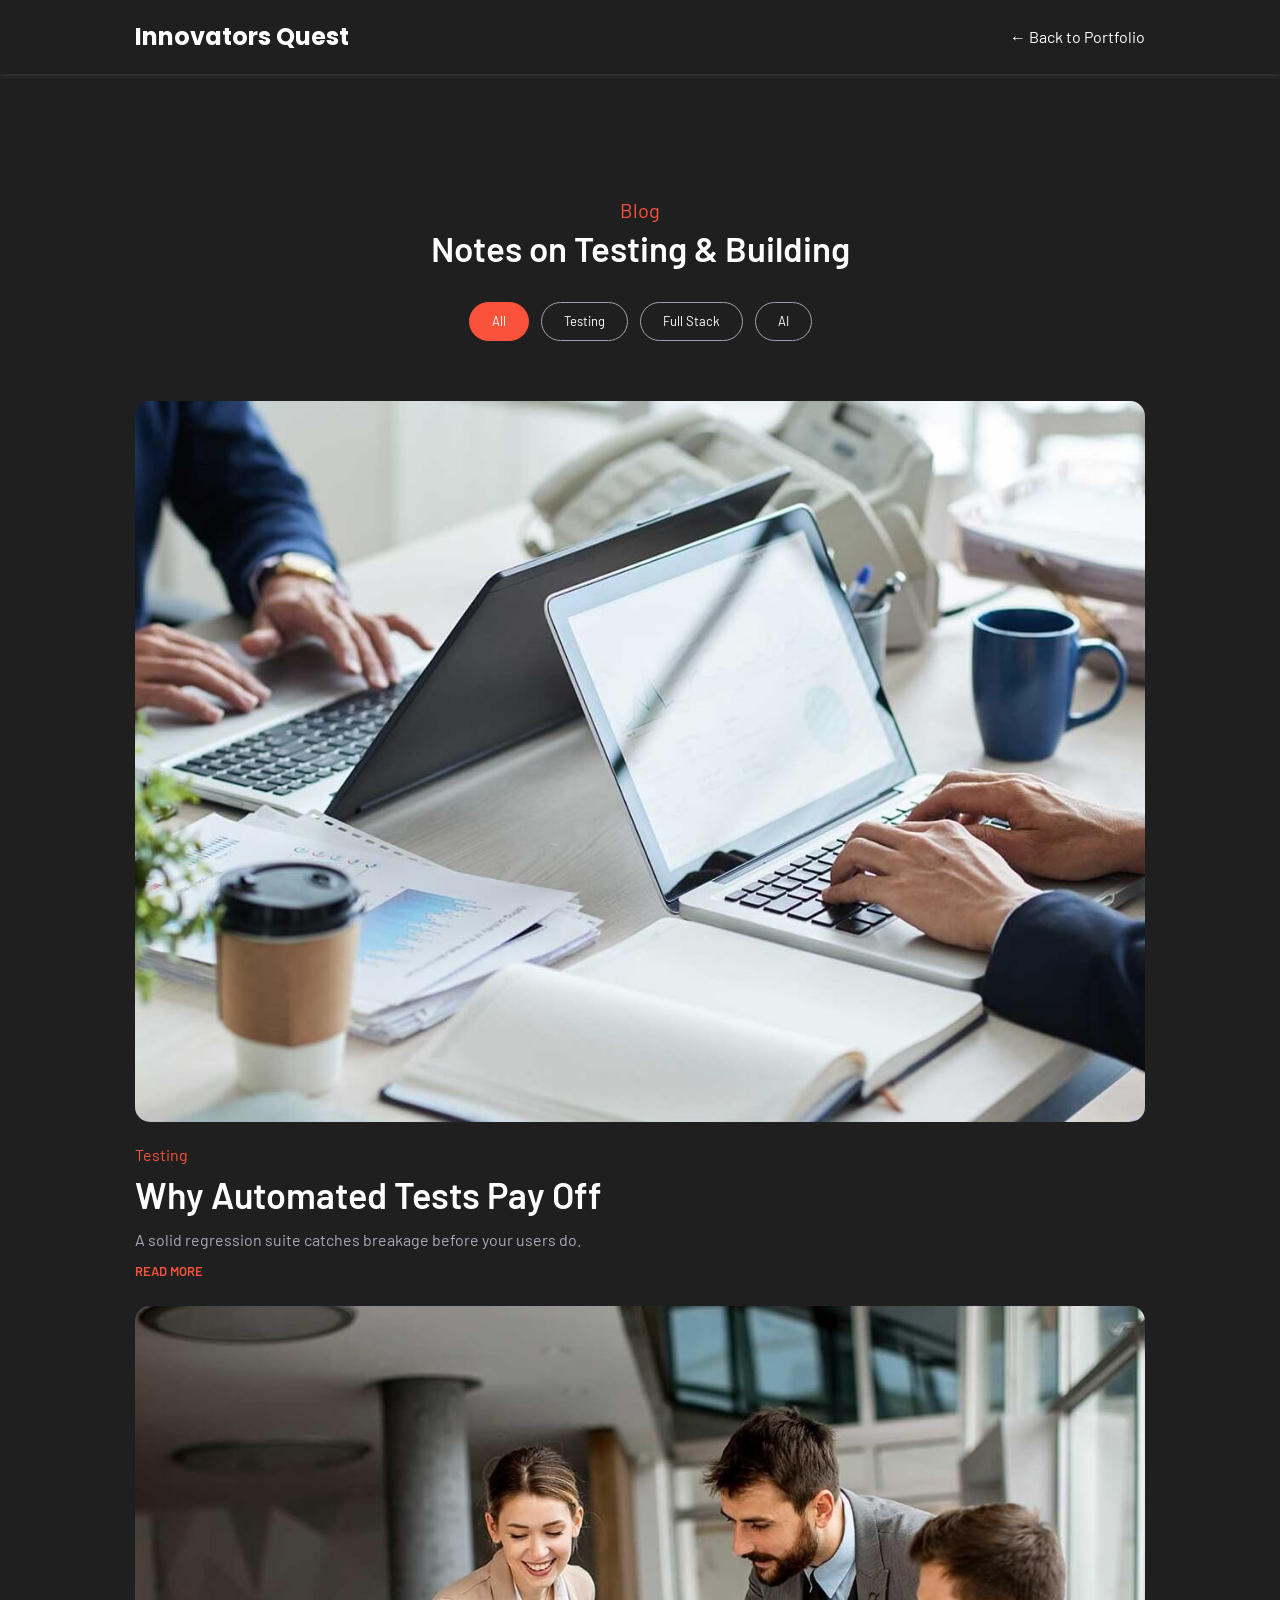
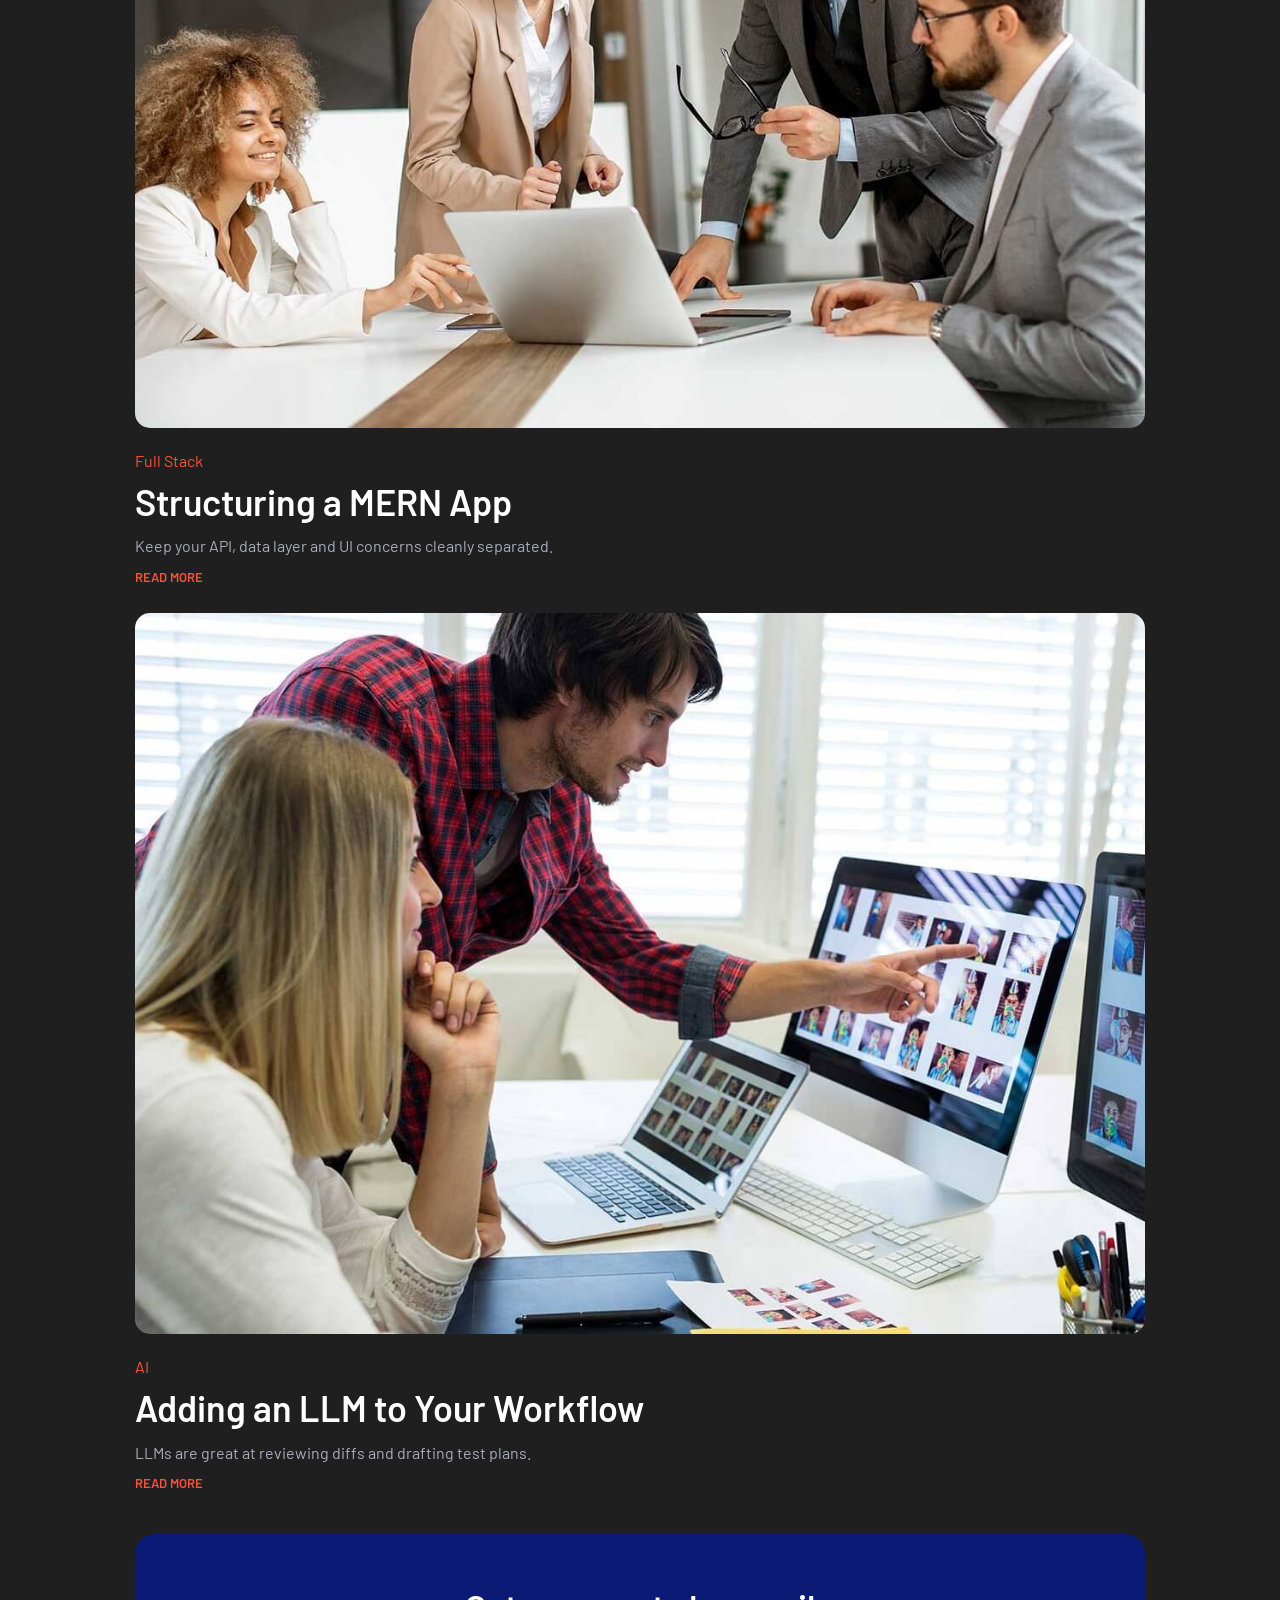
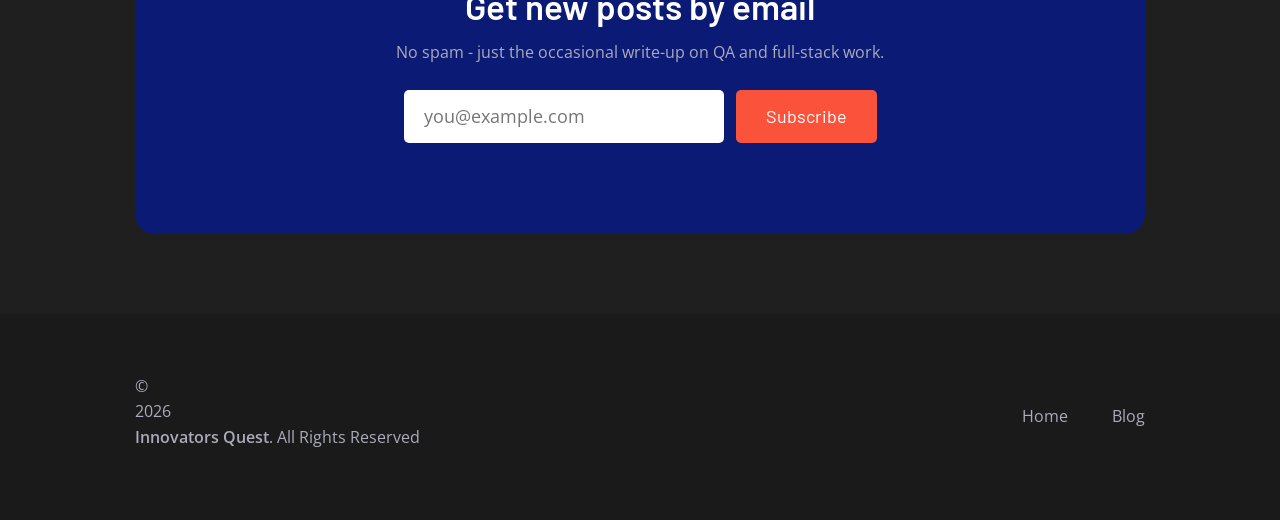
<file: blog.html>
<!DOCTYPE html>
<html lang="en">

<head>
  <meta charset="UTF-8">
  <meta http-equiv="X-UA-Compatible" content="IE=edge">
  <meta name="viewport" content="width=device-width, initial-scale=1.0">
  <title>Blog - Innovators Quest</title>

  <link rel="shortcut icon" href="./favicon.svg" type="image/svg+xml">
  <link rel="stylesheet" href="./style.css">

  <link rel="preconnect" href="https://fonts.googleapis.com">
  <link rel="preconnect" href="https://fonts.gstatic.com" crossorigin>
  <link
    href="https://fonts.googleapis.com/css2?family=Barlow:wght@600;700&family=Open+Sans:wght@400;500;700&family=Poppins:wght@400;600&display=swap"
    rel="stylesheet">
</head>

<body id="top">

  <header style="position: sticky; top: 0; z-index: 10; background-color: var(--space-cadet); box-shadow: var(--shadow); padding-block: 18px;">
    <div class="container" style="display: flex; justify-content: space-between; align-items: center;">
      <a href="./index.html"><h1 class="logo">Innovators Quest</h1></a>
      <a href="./index.html" class="back-link" data-back>&larr; Back to Portfolio</a>
    </div>
  </header>

  <main>
    <section class="section blog blog-page">
      <div class="container">

        <p class="section-subtitle">Blog</p>
        <h2 class="h2 section-title">Notes on Testing &amp; Building</h2>

        <div class="filter-bar">
          <button class="filter-btn active" data-filter="all">All</button>
          <button class="filter-btn" data-filter="testing">Testing</button>
          <button class="filter-btn" data-filter="fullstack">Full Stack</button>
          <button class="filter-btn" data-filter="ai">AI</button>
        </div>

        <ul class="blog-list">

          <li class="blog-card" data-category="testing">
            <div class="card-banner">
              <a href="#"><img src="./images/blog-1.jpg" width="1181" height="843" loading="lazy" alt="Automated testing" class="img-cover"></a>
            </div>
            <p class="card-tag">Testing</p>
            <h3 class="h3 card-title"><a href="#">Why Automated Tests Pay Off</a></h3>
            <p class="card-excerpt">A solid regression suite catches breakage before your users do.</p>
            <p class="card-more" hidden>With Playwright and pytest you can turn a flaky manual checklist into a fast, repeatable pipeline that runs on every commit.</p>
            <button class="btn-readmore" data-readmore>Read more</button>
          </li>

          <li class="blog-card" data-category="fullstack">
            <div class="card-banner">
              <a href="#"><img src="./images/blog-2x.jpg" width="1180" height="843" loading="lazy" alt="MERN stack" class="img-cover"></a>
            </div>
            <p class="card-tag">Full Stack</p>
            <h3 class="h3 card-title"><a href="#">Structuring a MERN App</a></h3>
            <p class="card-excerpt">Keep your API, data layer and UI concerns cleanly separated.</p>
            <p class="card-more" hidden>A predictable folder structure and thin controllers make a Node + Express + MongoDB backend far easier to test and extend.</p>
            <button class="btn-readmore" data-readmore>Read more</button>
          </li>

          <li class="blog-card" data-category="ai">
            <div class="card-banner">
              <a href="#"><img src="./images/blog-3.jpg" width="1180" height="843" loading="lazy" alt="LLM tooling" class="img-cover"></a>
            </div>
            <p class="card-tag">AI</p>
            <h3 class="h3 card-title"><a href="#">Adding an LLM to Your Workflow</a></h3>
            <p class="card-excerpt">LLMs are great at reviewing diffs and drafting test plans.</p>
            <p class="card-more" hidden>Feeding a pull request's diff to a model and asking for edge cases is a cheap way to catch bugs a human reviewer might skim past.</p>
            <button class="btn-readmore" data-readmore>Read more</button>
          </li>

        </ul>

        <section class="newsletter">
          <h2 class="h2">Get new posts by email</h2>
          <p>No spam - just the occasional write-up on QA and full-stack work.</p>
          <form class="newsletter-form" data-newsletter>
            <input type="email" class="newsletter-input" placeholder="you@example.com" aria-label="Email address">
            <button type="submit" class="newsletter-btn">Subscribe</button>
          </form>
          <p class="newsletter-msg" data-msg></p>
        </section>

      </div>
    </section>
  </main>

  <footer class="footer">
    <div class="container">
      <p class="copyright">
        &copy; <span data-year>2026</span> <a href="./index.html" class="copyright-link">Innovators Quest</a>. All Rights Reserved
      </p>
      <ul class="footer-list">
        <li><a href="./index.html" class="footer-link">Home</a></li>
        <li><a href="./blog.html" class="footer-link">Blog</a></li>
      </ul>
    </div>
  </footer>

  <script src="./blog.js"></script>

</body>

</html>
</file>
<file: style.css>
/* *\
  #style.css
\* */

:root {
  /**
   * colors
   */

  --cadet-blue-crayola: hsl(240, 10%, 70%);
  --gold-web-golden: hsl(50, 100%, 54%);
  --vivid-sky-blue: hsl(196, 84%, 63%);
  --midnight-blue: hsl(231, 83%, 25%);
  --minion-yellow: hsl(50, 100%, 64%);
  --independence: hsl(0, 0%, 10%);
  /* hsl(225, 24%, 27%) */
  --orange-soda: hsl(7, 96%, 61%);
  --space-cadet: hsl(0, 0%, 12%);
  --fiery-rose: hsl(353, 83%, 65%);
  --klein-blue: hsl(230, 80%, 39%);
  --bluetiful: hsl(222, 88%, 55%);
  --glaucous: hsl(230, 52%, 63%);
  --manatee: hsl(254, 7%, 65%);
  --rufous: hsl(2, 85%, 35%);
  --black: hsl(0, 0%, 0%);
  --white: hsl(0, 0%, 100%);

  /**
   * typography
   */

  --ff-open-sans: "Open Sans", sans-serif;
  --ff-barlow: "Barlow", sans-serif;
  --ff-poppins: "Poppins", sans-serif;

  --fs-1: 3.5rem;
  --fs-2: 3rem;
  --fs-3: 2.4rem;
  --fs-4: 2rem;
  --fs-5: 1.8rem;
  --fs-6: 1.3rem;

  --fw-600: 600;
  --fw-700: 700;

  /**
   * border radius
   */

  --radius-5: 5px;
  --radius-10: 10px;
  --radius-15: 15px;
  --radius-20: 20px;

  /**
   * spacing
   */

  --section-padding: 60px;

  /**
   * shadow
   */

  --shadow: 0 -5px 10px var(--manatee);

  /**
   * transition
   */

  --transition-1: 0.05s ease;
  --transition-2: 0.25s ease;
  --cubic-out: cubic-bezier(0.33, 0.85, 0.56, 1.02);
}

/* *\
  #RESET
\* */

*,
*::before,
*::after {
  margin: 0;
  padding: 0;
  box-sizing: border-box;
}

li {
  list-style: none;
}

a {
  text-decoration: none;
  color: inherit;
}

a,
img,
span,
input,
strong,
button,
textarea,
ion-icon {
  display: block;
}

img {
  height: auto;
}

ion-icon {
  pointer-events: none;
  color: var(--white);
}

button,
input,
textarea {
  background: none;
  border: none;
  font: inherit;
}

button {
  cursor: pointer;
}

input,
textarea {
  width: 100%;
}

address {
  font-style: normal;
}

html {
  font-size: 10px;
  font-family: var(--ff-open-sans);
  scroll-behavior: smooth;
}

body {
  background-color: var(--space-cadet);
  color: var(--cadet-blue-crayola);
  font-size: 1.6rem;
  line-height: 1.6;
  overflow-x: hidden;
}

:focus-visible {
  outline-offset: 4px;
}

::-webkit-scrollbar {
  width: 15px;
}

::-webkit-scrollbar-track {
  background-color: hsl(0, 0%, 95%);
}

::-webkit-scrollbar-thumb {
  background-color: hsl(0, 0%, 80%);
}

::-webkit-scrollbar-thumb:hover {
  background-color: hsl(0, 0%, 70%);
}

/* *\
  #REUSED STYLE
\* */

.container {
  padding-inline: 20px;
}

.btn {
  color: var(--white);
  font-family: var(--ff-barlow);
  font-size: var(--fs-5);
  font-weight: var(--fw-600);
  max-width: max-content;
  padding: var(--padding, 10px 40px);
  border-radius: 50px;
  transition: var(--transition-2);
}

.btn-primary.blue {
  bckground-color: var(--klein-blue);
}

.btn-primary.blue:is(:hover, :focus) {
  background-color: var(--orange-soda);
}

.img-cover {
  width: 100%;
  height: 100%;
  object-fit: cover;
}

.section {
  padding-block: var(--section-padding);
}

.rounded {
  border-radius: 0.5rem;
}
.section-heading {
  color: var#070606;
  text-align: center;
  margin-bottom: 1rem;
  line-height: 0.5;
}
.section-heading span {
  color: #3dcfd3;
}
.section-heading + p {
  color: #898989;
  font-family: "Lato", sans-serif;
  margin-bottom: 8rem;
  text-align: center;
}
section.services {
  background: #f2f2f2;
}
section.services .card-wrapper {
  display: gird;
  grid-template-columns: repeat(3, 1fr);
  grid-column-gap: 2rem;
  grid-row-gap: 6rem;
}
section.services .card-wrapper .card {
  background: white;
  padding: 3rem 2rem;
  position: relative;
  padding-top: 5rem;
  text-align: center;
  transition: all 0.3s ease;
  -webkit-transition: all 0.3s ease;
  -moz-transition: all 0.3s ease;
  -ms-transition: all 0.3s ease;
  -o-transition: all 0.3s ease;
}
section.services .card-wrapper .card img {
  position: absolute;
  top: -3.5rem;
  left: 50%;
  transform: translateX(-50%);
  -webkit-transform: translateX(-50%);
  -moz-transform: translateX(-50%);
  -ms-transform: translateX(-50%);
  -o-transform: translateX(-50%);
}
section.services .card-wrapper .card h2 {
  font-weight: 400;
  font-size: 1.2rem;
  margin-bottom: 0.5rem;
}
section.services .card-wrapper .card p {
  font-family: "Lato", sans-serif;
  color: var#898989;
  line-height: 1.6;
}

section.services .card-wrapper .card:hover {
  background: rgb(36, 36, 36);
}
section.services .card-wrapper .card:hover h2,
section.services .card-wrapper .card:hover p {
  color: white;
}
section.freelancer {
  text-align: center;
  background: linear-gradient(rgba(0, 0, 0, 0.7), rgba(0, 0, 0, 0.7)),
    url(../images/camera.png);
  color: white;
  clip-path: polygon(0 0, 100% 0, 100% 100%, 67% 80%, 0 100%);
  padding-bottom: 14rem;
}
section.freelancer h1 {
  font-size: 3rem;
  margin-bottom: 0.5rem;
}

.section-subtitle {
  color: var(--orange-soda);
  font-family: var(--ff-barlow);
  font-size: var(--fs-4);
  text-align: center;
}

.h2,
.h3 {
  color: var(--white);
  font-family: var(--ff-barlow);
  font-weight: var(--fw-600);
  line-height: 1.3;
}

.h2 {
  font-size: var(--fs-2);
}

.h3 {
  font-size: var(--fs-3);
}

.section-title,
.section-text {
  text-align: center;
}

/* *\
  #HEADER
\* */

.header {
  position: absolute;
  padding-block: 15px;
  width: 100%;
  background-color: var(--space-cadet);
  height: 65px;
  box-shadow: var(--shadow);
  overflow: hidden;
  transition: 0.25s var(--cubic-out);
  z-index: 4;
}

.header.nav-active {
  height: 335px;
  transition-duration: 0.35s;
}

.header > .container {
  display: flex;
  justify-content: space-between;
  align-items: center;
}

.logo {
  color: var(--white);
  font-family: var(--ff-poppins);
  font-size: 2.4rem;
}

.nav-toggle-btn {
  font-size: 3rem;
}

.nav-toggle-btn .close-icon,
.nav-toggle-btn.active .menu-icon {
  display: none;
}

.nav-toggle-btn.active .close-icon,
.nav-toggle-btn .menu-icon {
  display: block;
}

.navbar {
  position: absolute;
  top: 65px;
  left: 0;
  width: 100%;
  padding-inline: 20px;
  visibility: hidden;
  opacity: 0;
  transition: var(--transition-2);
}

.header.nav-active .navbar {
  visibility: visible;
  opacity: 1;
}

.navbar-link {
  color: var(--white);
  font-family: var(--ff-barlow);
  padding-block: 3px;
  transition: var(--transition-1);
}

.navbar-link:is(:hover, :focus) {
  color: var(--orange-soda);
}

.navbar .btn {
  background-color: var(--orange-soda);
  margin-block-start: 15px;
}

/* *\
  #HERO
\* */

.elem,
.rotate-img {
  display: none;
}

.hero {
  background-image: url("./images/hero-bg.jpg");
  background-repeat: no-repeat;
  background-size: cover;
  background-position: center;
  padding-block: 100px var(--section-padding);
  min-height: 100vh;
  display: grid;
  place-items: center;
}

.hero-banner {
  width: 150px;
  height: 172px;
  background-color: var(--independence);
  border-radius: var(--radius-10);
  margin-inline: auto;
  margin-block-end: 30px;
}

.hero-banner img {
  border-radius: inherit;
}

.hero-content {
  text-align: center;
  color: var(--white);
}

.hero-title {
  font-family: var(--ff-barlow);
  font-size: var(--fs-5);
  font-weight: var(--fw-600);
  line-height: 1.3;
  margin-block-end: 14px;
}

.hero-title strong {
  font-size: var(--fs-1);
  font-weight: inherit;
  margin-block-end: 8px;
}

.hero-text {
  margin-block-end: 25px;
}

.btn-group {
  display: flex;
  flex-wrap: wrap;
  justify-content: center;
  align-items: center;
  gap: 10px;
}

/* *\
  #ABOUT
\* */

.abs-img,
.abs-icon {
  display: none;
}

.about {
  padding-block-start: 120px;
}

.about-banner {
  background-color: var(--independence);
  border-radius: var(--radius-10);
  margin-block-end: 30px;
}

.about-banner > .img-cover {
  border-radius: inherit;
}

.about :is(.section-title, .section-subtitle, .section-text) {
  text-align: left;
}

.about :is(.section-title, .section-text) {
  margin-block-end: 30px;
}

/* *\
  #PORTFOLIO
\* */

.portfolio .section-title {
  margin-block-end: 18px;
}

.portfolio .section-text {
  margin-block-end: 80px;
}

.portfolio-list {
  display: grid;
  gap: 60px;
}

.portfolio-card {
  background-color: var(--independence);
  background-repeat: no-repeat;
  background-size: cover;
  background-position: center;
  padding: 80px 20px;
  border-radius: var(--radius-20);
  font-family: var(--ff-barlow);
  color: var(--white);
  font-weight: var(--fw-600);
  transition: var(--transition-2);
}

.portfolio-list > li:nth-child(even) .card-content {
  margin-inline-start: auto;
}

.portfolio-card .card-subtitle {
  color: var(--orange-soda);
  margin-block-end: 5px;
}

.portfolio-card .card-title {
  max-width: 20ch;
  margin-block-end: 20px;
}

.portfolio-card .btn-link {
  display: flex;
  align-items: center;
  gap: 5px;
  font-size: var(--fs-6);
  text-transform: uppercase;
}

.portfolio-card .btn-link ion-icon {
  color: var(--orange-soda);
  font-size: 1.6rem;
}

/* *\
  #SKILLS
\* */

.skills .section-title {
  margin-block-end: 20px;
}

.skills .section-text {
  margin-block-end: 70px;
}

.skills-list {
  display: grid;
  gap: 25px;
}

.skills-item .wrapper {
  display: flex;
  justify-content: space-between;
  align-items: center;
  margin-block-end: 10px;
}

.skills-title,
.skills-data {
  color: var(--white);
  font-size: var(--fs-5);
  font-family: var(--ff-barlow);
  font-weight: var(--fw-600);
}

.skills-progress-box {
  background-color: var(--white);
  height: 8px;
  border-radius: var(--radius-10);
}

.skills-progress {
  background-color: var(--orange-soda);
  height: 100%;
  border-radius: inherit;
}

/* *\
  #CONTACT
\* */

.contact-card {
  background-color: var(--midnight-blue);
  padding: 50px 25px;
  border-radius: var(--radius-20);
}

.contact-card .card-subtitle {
  color: var(--orange-soda);
  font-family: var(--ff-barlow);
  font-size: var(--fs-4);
  font-weight: var(--fw-600);
}

.contact .section-title {
  text-align: left;
  margin-block-end: 30px;
}

.contact-form {
  margin-block-end: 50px;
}

.contact-input {
  background-color: var(--white);
  color: var(--manatee);
  border-radius: var(--radius-5);
  padding: 15px 25px;
  font-size: var(--fs-5);
  margin-block-end: 15px;
}

.contact-input::placeholder {
  color: inherit;
}

textarea.contact-input {
  resize: vertical;
  min-height: 100px;
  height: 180px;
  max-height: 300px;
}

.btn-submit {
  background-color: var(--orange-soda);
  color: var(--white);
  font-family: var(--ff-barlow);
  font-size: var(--fs-5);
  width: 100%;
  padding: 10px;
  border-radius: var(--radius-5);
  transition: var(--transition-2);
}

.btn-submit:is(:hover, :focus) {
  background-color: var(--white);
  color: var(--black);
}

.contact-item {
  display: flex;
  align-items: center;
  gap: 15px;
}

.contact-item:not(:last-child) {
  margin-block-end: 20px;
}

.contact-icon {
  background-color: var(--glaucous);
  font-size: 2.4rem;
  padding: 20px;
  border-radius: 50%;
}

.contact-item-title {
  color: var(--white);
  font-family: var(--ff-barlow);
  font-size: var(--fs-4);
  font-weight: var(--fw-600);
}

.contact-item-link {
  transition: var(--transition-1);
}

.contact-item-link:not(address):is(:hover, :focus) {
  color: var(--white);
}

/* *\
  #BLOG
\* */

.blog {
  padding-block-end: 120px;
}

.blog .section-title {
  margin-block-end: 20px;
}

.blog .section-text {
  margin-block-end: 80px;
}

.blog-list {
  display: grid;
  gap: 40px;
}

.blog-card {
  font-family: var(--ff-barlow);
}

.blog-card .card-banner {
  background-color: var(--independence);
  border-radius: var(--radius-15);
  overflow: hidden;
  margin-block-end: 20px;
}

.blog-card .card-banner img {
  transition: var(--transition-2);
}

.blog-card .card-banner a:is(:hover, :focus) img {
  transform: scale(1.1);
}

.blog-card .card-banner:focus-within {
  outline: 2px solid var(--white);
  outline-offset: 4px;
}

.blog-card .card-tag {
  color: var(--orange-soda);
  margin-block-end: 5px;
}

.blog-card .card-title {
  color: var(--white);
  font-weight: var(--fw-600);
  line-height: 1.3;
}

.blog-card .card-title a {
  transition: var(--transition-2);
}

.blog-card .card-title a:is(:hover, :focus) {
  color: var(--orange-soda);
}

/* *\
  #FOOTER
\* */

.footer {
  background-color: var(--independence);
  padding-block: 60px;
}

.copyright {
  max-width: max-content;
  margin-inline: auto;
  margin-block-end: 10px;
}

.copyright-link {
  display: inline-block;
  transition: var(--transition-2);
  font-weight: var(--fw-600);
}

.copyright-link:is(:hover, :focus) {
  color: var(--white);
}

.footer-list {
  max-width: max-content;
  margin-inline: auto;
}

.footer-list * {
  display: inline-block;
}

.footer-list > li:not(:last-child) {
  margin-inline-end: 40px;
}

.footer-link {
  transition: var(--transition-2);
}

.footer-link:is(:hover, :focus) {
  color: var(--white);
}

/* *\
  #BACK TO TOP
\* */

.back-to-top {
  color: var(--white);
  font-size: 1.3rem;
  position: fixed;
  bottom: 160px;
  right: -30px;
  transform: rotate(0.25turn);
  opacity: 0;
  visibility: hidden;
  transition: var(--transition-2);
  z-index: 1;
}

.back-to-top.active {
  right: -5px;
  opacity: 1;
  visibility: visible;
}

.back-to-top::after {
  content: "";
  position: absolute;
  top: 10px;
  left: calc(100% + 7px);
  width: 100px;
  height: 1px;
  background-color: var(--white);
}

/* *\
  #MEDIA QUERIES
\* */

/**
 * responsive for larger than 600px screen
 */

@media (min-width: 600px) {
  /**
   * PORTFOLIO
   */

  .portfolio-list li:nth-child(even) .card-content {
    margin-inline-start: 50%;
  }
}

/**
 * responsive for larger than 768px screen
 */

@media (min-width: 768px) {
  /**
   * PORTFOLIO
   */

  .portfolio-card {
    background-size: 100%;
    padding-inline: 80px;
  }

  .portfolio-card:is(:hover, :focus) {
    background-size: 130%;
  }

  /**
   * SKILLS, BLOG
   */

  .skills-list,
  .blog-list {
    grid-template-columns: 1fr 1fr;
    column-gap: 50px;
  }
}

/**
 * responsive for larger than 992px screen
 */

@media (min-width: 992px) {
  /**
   * CUSTOM PROPERTY
   */

  :root {
    /**
     * typography
     */

    --fs-1: 6.4rem;
    --fs-2: 3.5rem;
    --fs-3: 3.6rem;

    /**
     * spacing
     */

    --section-padding: 80px;

    /**
     * colors
     */

    --klein-blue: hsl(230, 80% 39%);
  }

  /**
   * REUSED STYLE
   */

  .container {
    max-width: 1050px;
    margin-inline: auto;
  }

  /**
   * HEADER
   */

  .nav-toggle-btn {
    display: none;
  }

  .header,
  .header.nav-active {
    background-color: transparent;
    box-shadow: none;
    height: unset;
    padding-block: 30px;
  }

  .header.active {
    background-color: var(--space-cadet);
    box-shadow: var(--shadow);
    padding-block: 20px;
  }

  .navbar {
    all: unset;
  }

  .navbar-list {
    display: flex;
    align-items: center;
    gap: 30px;
  }

  .navbar .btn {
    margin-block-start: 0;
    --padding: 7px 30px;
  }

  /**
   * HERO
   */

  .hero .container {
    display: grid;
    grid-template-columns: 1fr 1fr;
    align-items: center;
  }

  .hero-content {
    text-align: left;
  }

  .btn-group {
    justify-content: flex-start;
  }

  .hero-title span {
    font-size: 3rem;
  }

  .hero-title {
    --fs-5: 2.2rem;
    margin-block-end: 25px;
  }

  .hero-text {
    margin-block-end: 25px;
    font-size: var(--fs-5);
  }

  .hero-banner {
    position: relative;
    margin-block-end: 0;
    order: 1;
    width: 340px;
    height: 390px;
    margin-inline: 0;
    margin-inline-start: auto;
  }

  .elem {
    position: absolute;
    display: flex;
    align-items: center;
    gap: 10px;
    background-color: var(--white);
    border-radius: var(--radius-10);
    padding: 20px;
  }

  .elem-1 {
    top: 20px;
    left: -130px;
  }

  .elem-1 .elem-title {
    color: var(--vivid-sky-blue);
  }

  .elem-2 {
    bottom: 30px;
    right: -80px;
  }

  .elem-2 .elem-title {
    color: var(--fiery-rose);
  }

  .elem-title {
    font-size: 4.5rem;
    line-height: 1.1;
  }

  .elem-text {
    max-width: 10ch;
    color: var(--black);
    font-weight: var(--fw-700);
    line-height: 1.1;
  }

  .elem-3 {
    top: -40px;
    right: -30px;
  }

  .elem-3 ion-icon {
    color: var(--minion-yellow);
    font-size: 6rem;
  }

  .rotate-img {
    display: block;
    position: absolute;
    bottom: -60px;
    left: -60px;
    width: 120px;
    animation: rotate-360 15s linear infinite reverse;
  }

  @keyframes rotate360 {
    0% {
      transform: rotate(0);
    }
    100% {
      transform: rotate(1turn);
    }
  }

  /**
   * ABOUT
   */

  .about {
    padding-block: 180px;
  }

  .about .container {
    display: grid;
    grid-template-columns: 1fr 1fr;
    align-items: center;
    gap: 80px;
  }

  .about-banner {
    position: relative;
    margin-block-end: 0;
  }

  .abs-img,
  .abs-icon {
    display: block;
    position: absolute;
  }

  .abs-img {
    width: 250px;
    height: 250px;
    object-fit: cover;
    border-radius: inherit;
    bottom: -150px;
    left: -100px;
  }

  .abs-icon {
    font-size: 5rem;
    padding: 20px;
    border-radius: inherit;
  }

  .abs-icon-1 {
    top: 50px;
    left: -120px;
    background-color: var(--bluetiful);
  }

  .abs-icon-2 {
    top: 5px;
    right: -30px;
    background-color: var(--gold-web-golden);
  }

  .abs-icon-3 {
    bottom: -40px;
    left: 250px;
    background-color: var(--rufous);
  }
  .abs-icon-4 {
    top: 200px;
    right: -50px;
    background-color: rgb(89, 172, 255);
  }

  /**
   * PORTFOLIO
   */

  .portfolio-card .card-subtitle {
    font-size: var(--fs-5);
  }

  .portfolio-card .btn-link {
    --fs-6: 1.6rem;
  }

  /**
   * SKILLS
   */

  .skills-list {
    column-gap: 100px;
  }

  /**
   * CONTACT
   */

  .contact-card {
    padding: 100px;
  }

  .contact .wrapper {
    display: grid;
    grid-template-columns: 1fr 1fr;
    gap: 80px;
  }

  .contact-form {
    margin-block-end: 0;
  }

  .contact-item {
    gap: 25px;
  }

  .contact-icon {
    padding: 30px;
  }

  /**
   * BLOG
   */

  .blog {
    padding-block-end: 180px;
  }

  .blog-list {
    grid-template-columns: repeat(1, 1fr);
    gap: 25px;
  }

  /**
   * FOOTER
   */

  .footer .container {
    display: flex;
    justify-content: space-between;
    align-items: center;
  }

  .copyright,
  .footer-list {
    margin-inline: 0;
  }

  .hover-div1 {
    animation: hoverAnimation1 1.5s infinite alternate;
  }

  @keyframes hoverAnimation1 {
    0% {
      transform: translateY(-10);
    }
    100% {
      transform: translateY(
        10px
      ); /* Change this value to adjust the hover height */
    }
  }

  .hover-div2 {
    animation: hoverAnimation1 1s infinite alternate;
  }

  @keyframes hoverAnimation2 {
    0% {
      transform: translateY(0);
    }
    100% {
      transform: translateY(
        15px
      ); /* Change this value to adjust the hover height */
    }
  }

  .hover-div3 {
    animation: hoverAnimation3 1.2s infinite alternate;
  }

  @keyframes hoverAnimation3 {
    0% {
      transform: translateY(0);
    }
    100% {
      transform: translateY(
        -10px
      ); /* Change this value to adjust the hover height */
    }
  }
}


/*-----------------------------------*\
  #BLOG PAGE EXTRAS
\*-----------------------------------*/

.back-link {
  color: var(--white);
  font-family: var(--ff-barlow);
  transition: var(--transition-2);
}

.back-link:is(:hover, :focus) {
  color: var(--orange-soda);
}

.blog-page {
  padding-block: 120px 80px;
}

.filter-bar {
  display: flex;
  flex-wrap: wrap;
  justify-content: center;
  gap: 12px;
  margin-block: 30px 60px;
}

.filter-btn {
  color: var(--white);
  font-family: var(--ff-barlow);
  font-size: var(--fs-6);
  border: 1px solid var(--manatee);
  padding: 8px 22px;
  border-radius: 50px;
  transition: var(--transition-2);
}

.filter-btn:is(:hover, :focus) {
  border-color: var(--orange-soda);
  color: var(--orange-soda);
}

.filter-btn.active {
  background-color: var(--orange-soda);
  border-color: var(--orange-soda);
  color: var(--white);
}

.card-excerpt,
.card-more {
  color: var(--cadet-blue-crayola);
  margin-block: 8px;
}

.btn-readmore {
  color: var(--orange-soda);
  font-family: var(--ff-barlow);
  font-weight: var(--fw-600);
  text-transform: uppercase;
  font-size: var(--fs-6);
  margin-block-start: 6px;
}

.btn-readmore:is(:hover, :focus) {
  color: var(--white);
}

.newsletter {
  background-color: var(--midnight-blue);
  border-radius: var(--radius-20);
  padding: 50px 25px;
  text-align: center;
  margin-block-start: 40px;
}

.newsletter .h2 {
  margin-block-end: 10px;
}

.newsletter-form {
  display: flex;
  flex-wrap: wrap;
  justify-content: center;
  gap: 12px;
  margin-block-start: 25px;
}

.newsletter-input {
  max-width: 320px;
  background-color: var(--white);
  color: var(--manatee);
  border-radius: var(--radius-5);
  padding: 12px 20px;
  font-size: var(--fs-5);
}

.newsletter-btn {
  background-color: var(--orange-soda);
  color: var(--white);
  font-family: var(--ff-barlow);
  font-size: var(--fs-5);
  padding: 12px 30px;
  border-radius: var(--radius-5);
  transition: var(--transition-2);
}

.newsletter-btn:is(:hover, :focus) {
  background-color: var(--white);
  color: var(--black);
}

.newsletter-msg {
  margin-block-start: 15px;
  min-height: 1.6em;
  font-family: var(--ff-barlow);
}


/*-----------------------------------*\
  #CONTACT FORM THEME OVERRIDE
\*-----------------------------------*/

.contact .wrapper .contact-input {
  color: var(--white);
}
</file>
